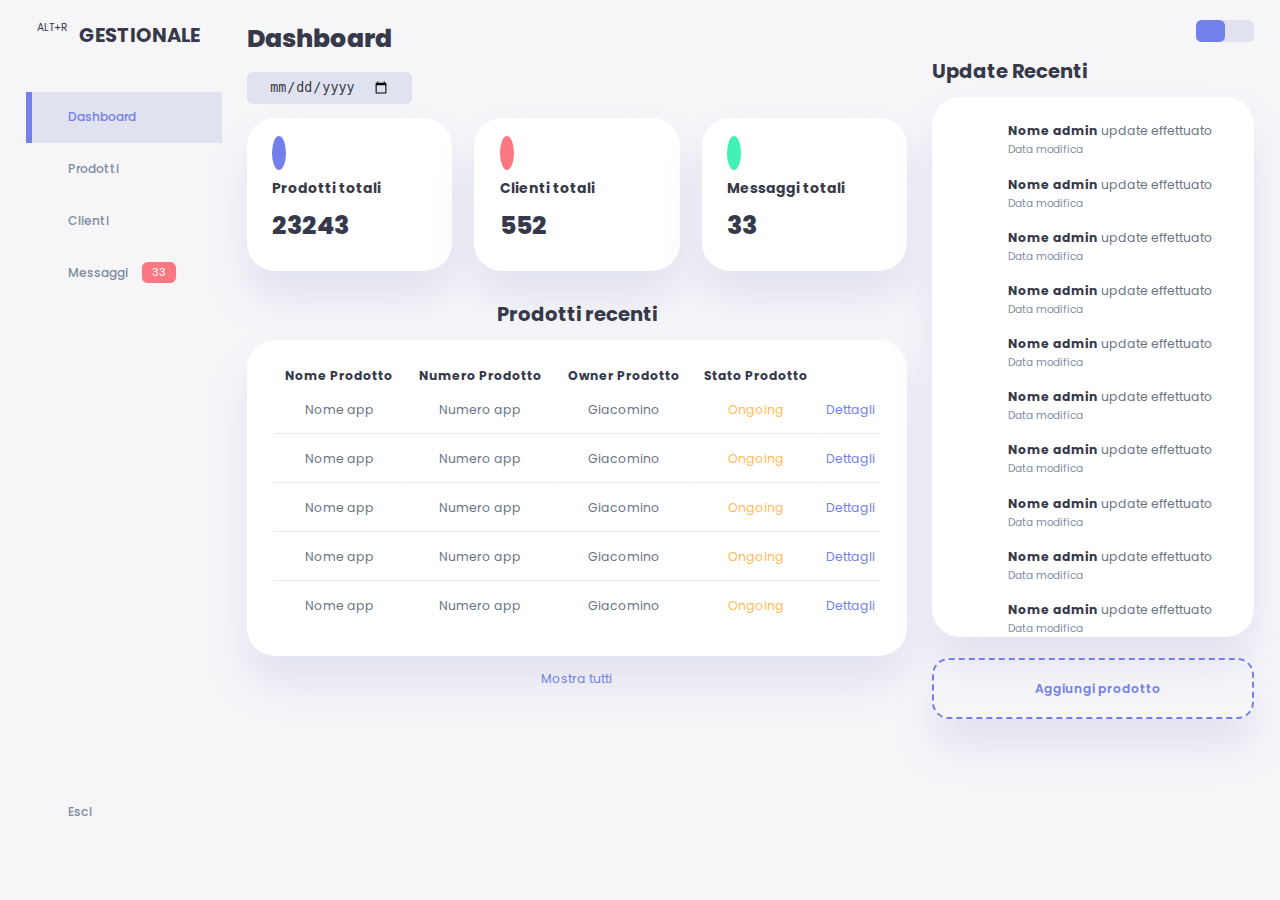
<file: src/main/webapp/frontend/index.html>
<!DOCTYPE html>
<html lang="en">

<head>
  <meta charset="UTF-8">
  <meta http-equiv="X-UA-Compatible" content="IE=edge">
  <meta name="viewport" content="width=device-width, initial-scale=1.0">
  <title>Homepage</title>
  <!-- BOOSTRAP CSS -->
  <!-- <link rel="stylesheet" href="css/bootstrap.min.css"> -->

  <!-- FONT AWESOME -->
  <link rel="stylesheet" href="https://cdnjs.cloudflare.com/ajax/libs/font-awesome/6.1.1/css/all.min.css"
    integrity="sha512-KfkfwYDsLkIlwQp6LFnl8zNdLGxu9YAA1QvwINks4PhcElQSvqcyVLLD9aMhXd13uQjoXtEKNosOWaZqXgel0g=="
    crossorigin="anonymous" referrerpolicy="no-referrer" />
  <!-- CUSTOM CSS -->
  <link rel="stylesheet" href="css/style.css">
</head>

<body>

  <div class="container">
    <!-- SIDEBAR START -->
    <aside>
      <div class="top">
        <div class="logo">
          <!-- <img src="" alt=""> -->
          <a href="https://www.youtube.com/watch?v=dQw4w9WgXcQ" accesskey="R"></a>
          <small>ALT+R</small>
          <h2>GESTIONALE<span class="danger"></span></h2>
        </div>
        <div class="close" id="close-btn">
          <span class="fa-solid fa-xmark"></span>
        </div>
      </div>
      <div class="sidebar">
        <a href="#" class="active">
          <span class="fa-solid fa-house"></span>
          <h3>Dashboard</h3>
        </a>
        <a href="#">
          <span class="fa-solid fa-boxes-stacked"></span>
          <h3>Prodotti</h3>
        </a>
        <a href="#">
          <span class="fa-solid fa-users"></span>
          <h3>Clienti</h3>
        </a>
        <a href="#">
          <span class="fa-solid fa-message"></span>
          <h3>Messaggi</h3>
          <span class="message-count">33</span>
        </a>
        <a href="#">
          <span class="fa-solid fa-arrow-right-from-bracket"></span>
          <h3>Esci</h3>
        </a>
      </div>
    </aside>
    <!-- SIDEBAR END -->


    <main>
      <h1>Dashboard</h1>

      <div class="date">
        <input type="date">
      </div>

      <!-- INSIGHTS START -->
      <div class="insights">
        <!-- INSIGHT PRODOTTI -->
        <div class="product">
          <span class="fa-solid fa-chart-line"></span>
          <div class="midle">
            <div class="left">
              <h3>Prodotti totali</h3>
              <h1>23243</h1>
            </div>
            <!-- <div class="progress">
              <svg>
                <circle cx="38" cy="38" r="38"></circle>
              </svg>
              <div class="number">
                <p>81%</p>
              </div>
            </div> -->
          </div>
          <!-- <small class="text-muted">Ultime 24 ore</small> -->
        </div>
        <!-- FINE PRODOTTI -->

        <!-- INSIGHT CLIENTI -->
        <div class="customers">
          <span class="fa-solid fa-chart-line"></span>
          <div class="midle">
            <div class="left">
              <h3>Clienti totali</h3>
              <h1>552</h1>
            </div>
          </div>
        </div>
        <!-- FINE CLIENTI -->

        <!-- INSIGHT MESSAGGI -->
        <div class="messages">
          <span class="fa-solid fa-chart-line"></span>
          <div class="midle">
            <div class="left">
              <h3>Messaggi totali</h3>
              <h1>33</h1>
            </div>
          </div>
        </div>
        <!-- FINE MESSAGGI -->
      </div>
      <!-- INSIGHTS FINE -->


      <div class="recent-product">
        <h2>Prodotti recenti</h2>
        <table>
          <thead>
            <tr>
              <th>Nome Prodotto</th>
              <th>Numero Prodotto</th>
              <th>Owner Prodotto</th>
              <th>Stato Prodotto</th>
              <th></th>
            </tr>
          </thead>
          <tbody>
            <tr>
              <td>Nome app</td>
              <td>Numero app</td>
              <td>Giacomino</td>
              <td class="warning">Ongoing</td>
              <td class="primary">
                <a href="#">Dettagli</a>
              </td>
            </tr>

            <tr>
              <td>Nome app</td>
              <td>Numero app</td>
              <td>Giacomino</td>
              <td class="warning">Ongoing</td>
              <td class="primary">
                <a href="#">Dettagli</a>
              </td>
            </tr>

            <tr>
              <td>Nome app</td>
              <td>Numero app</td>
              <td>Giacomino</td>
              <td class="warning">Ongoing</td>
              <td class="primary">
                <a href="#">Dettagli</a>
              </td>
            </tr>

            <tr>
              <td>Nome app</td>
              <td>Numero app</td>
              <td>Giacomino</td>
              <td class="warning">Ongoing</td>
              <td class="primary">
                <a href="#">Dettagli</a>
              </td>
            </tr>

            <tr>
              <td>Nome app</td>
              <td>Numero app</td>
              <td>Giacomino</td>
              <td class="warning">Ongoing</td>
              <td class="primary">
                <a href="#">Dettagli</a>
              </td>
            </tr>
          </tbody>
        </table>
        <a href="#">Mostra tutti</a>
      </div>
    </main>
    <!-- FINE MAIN -->

    <div class="right">
      <div class="top">
        <button id="menu-btn">
          <span class="fa-solid fa-bars"></span>
        </button>
        <div class="theme-toggler">
          <span class="fa-solid fa-sun active"></span>
          <span class="fa-solid fa-moon"></span>
        </div>
      </div>

      <!-- UPDATE RECENTI -->
      <div class="recent-updates">
        <h2>Update Recenti</h2>
        <div class="updates">
          <div class="update">
            <div class="profile-photo">
              <span class="fa-solid fa-user"></span>
            </div>
            <div class="message">
              <p><b>Nome admin</b> update effettuato</p>
              <small class="text-muted">Data modifica</small>
            </div>
          </div>
          <div class="update">
            <div class="profile-photo">
              <span class="fa-solid fa-user"></span>
            </div>
            <div class="message">
              <p><b>Nome admin</b> update effettuato</p>
              <small class="text-muted">Data modifica</small>
            </div>
          </div>
          <div class="update">
            <div class="profile-photo">
              <span class="fa-solid fa-user"></span>
            </div>
            <div class="message">
              <p><b>Nome admin</b> update effettuato</p>
              <small class="text-muted">Data modifica</small>
            </div>
          </div>
          <div class="update">
            <div class="profile-photo">
              <span class="fa-solid fa-user"></span>
            </div>
            <div class="message">
              <p><b>Nome admin</b> update effettuato</p>
              <small class="text-muted">Data modifica</small>
            </div>
          </div>
          <div class="update">
            <div class="profile-photo">
              <span class="fa-solid fa-user"></span>
            </div>
            <div class="message">
              <p><b>Nome admin</b> update effettuato</p>
              <small class="text-muted">Data modifica</small>
            </div>
          </div>
          <div class="update">
            <div class="profile-photo">
              <span class="fa-solid fa-user"></span>
            </div>
            <div class="message">
              <p><b>Nome admin</b> update effettuato</p>
              <small class="text-muted">Data modifica</small>
            </div>
          </div>
          <div class="update">
            <div class="profile-photo">
              <span class="fa-solid fa-user"></span>
            </div>
            <div class="message">
              <p><b>Nome admin</b> update effettuato</p>
              <small class="text-muted">Data modifica</small>
            </div>
          </div>
          <div class="update">
            <div class="profile-photo">
              <span class="fa-solid fa-user"></span>
            </div>
            <div class="message">
              <p><b>Nome admin</b> update effettuato</p>
              <small class="text-muted">Data modifica</small>
            </div>
          </div>
          <div class="update">
            <div class="profile-photo">
              <span class="fa-solid fa-user"></span>
            </div>
            <div class="message">
              <p><b>Nome admin</b> update effettuato</p>
              <small class="text-muted">Data modifica</small>
            </div>
          </div>
          <div class="update">
            <div class="profile-photo">
              <span class="fa-solid fa-user"></span>
            </div>
            <div class="message">
              <p><b>Nome admin</b> update effettuato</p>
              <small class="text-muted">Data modifica</small>
            </div>
          </div>
        </div>
      </div>

      <!-- BOTTONE AGGIUNTA PRODOTTI -->
      <div class="add-product">
        <div class="item add-product-btn">
          <div>
            <span class="fa-solid fa-plus"></span>
            <h3>Aggiungi prodotto</h3>
          </div>
        </div>
      </div>
    </div>
  </div>

  <!-- JAVASCRIPT -->
  <script src="js/jquery.slim.min.js"></script>
  <script src="js/bootstrap.bundle.min.js"></script>
  <script src="js/index.js"></script>
</body>

</html>
</file>
<file: src/main/webapp/frontend/css/style.css>
@import url('https://fonts.googleapis.com/css2?family=Poppins:wght@300;400;500;600;700;800&display=swap');
:root {
    --color-primary: #7380ec;
    --color-danger: #ff7782;
    --color-success: #41f1b6;
    --color-warning: #ffbb55;
    --color-white: #fff;
    --color-info-dark: #7d8da1;
    --color-info-light: #dce1eb;
    --color-dark: #363949;
    --color-light: rgba(132, 139, 200, 0.18);
    --color-primary-variant: #111e88;
    --color-dark-variant: #677483;
    --color-background: #f6f6f9;

    --card-border-radius: 2rem;
    --border-radius-1: 0.4rem;
    --border-radius-2: 0.8rem;
    --border-radius-3: 1.2rem;

    --card-padding: 1.8rem;
    --padding-1: 1.2rem;

    --box-shadow: 0 2rem 3rem var(--color-light);
}

/* DARK THEME */

.dark-theme-variables {
    --color-background: #33353a;
    --color-white: #202528;
    --color-dark: #edeffd;
    --color-dark-variant: #a3bdcc;
    --color-light: rgba(69, 69, 69, 0.4);
    --box-shadow: 0 2rem 3rem var(--color-light);
}

*{
    margin: 0;
    padding: 0;
    outline: 0;
    appearance: none;
    border: 0;
    text-decoration: none;
    list-style: none;
    box-sizing: border-box;
}

html {
    font-size: 14px;
}

body {
    width: 100vw;
    height: 100vh;
    font-family: poppins, sans-serif;
    font-size: 0.88rem;
    background: var(--color-background);
    user-select: none;
    overflow-x: hidden;
    color: var(--color-dark);
}

a {
    color: var(--color-dark);
}

img {
    display: block;
    width: 100%;
}

h1 {
    font-weight: 800;
    font-size: 1.8rem;
}

h2 {
    font-size: 1.4rem;
}

h3 {
    font-size: 0.87rem;
}

h4 {
    font-size: 0.8rem;
}

h5 {
    font-size: 0.77rem;
}

small {
    font-size: 0.75rem;
}

.profile-photo {
    width: 2.8rem;
    height: 2.8rem;
    /* border-radius: 50%; */
    overflow: hidden;
}

.text-muted {
    color: var(--color-info-dark);
}

p {
    color: var(--color-dark-variant);
}

b {
    color: var(--color-dark);
}

.primary {
    color: var(--color-primary);
}

.danger {
    color: var(--color-danger);
}

.success {
    color: var(--color-success);
}

.warning {
    color: var(--color-warning);
}

.container {
    display: grid;
    width: 96%;
    margin: 0 auto;
    gap: 1.8rem;
    grid-template-columns: 14rem auto 23rem;
}

/*----------------- SIDEBAR --------------------*/

aside {
    height: 100vh;
}

aside .top {
    display: flex;
    align-items: center;
    justify-content: space-between;
    margin-top: 1.4rem;
}

aside .logo {
    display: flex;
    gap: 0.8rem;
}

aside .logo img {
    width: 2rem;
    height: 2rem;
}

aside .close {
    display: none;
    font-size: 1.4rem;
}

aside .sidebar {
    display: flex;
    flex-direction: column;
    height: 86vh;
    position: relative;
    top: 3rem;
}

aside h3 {
    font-weight: 500;
}

aside .sidebar a {
    display: flex;
    color: var(--color-info-dark);
    margin-left: 2rem;
    gap: 1rem;
    align-items: center;
    position: relative;
    height: 3.7rem;
    transition: all 300ms ease;
}

aside .sidebar a span {
    font-size: 1.6rem;
    transition: all 300ms ease;
}

aside .sidebar a:last-child {
    position: absolute;
    bottom: 2rem;
    width: 100%;
}

aside .sidebar a.active {
    background: var(--color-light);
    color: var(--color-primary);
    margin-left: 0;
}

aside .sidebar a.active::before {
    content: '';
    width: 6px;
    height: 100%;
    background: var(--color-primary);
}

aside .sidebar a.active span {
    color: var(--color-primary);
    margin-left: calc(1rem - 6px);
}

aside .sidebar a:hover {
    color: var(--color-primary);
}

aside .sidebar a:hover span {
    margin-left: .4rem;
    /* margin-left: 4px; */
}

aside .sidebar .message-count {
    background: var(--color-danger);
    color: var(--color-white);
    padding: 2px 10px;
    font-size: 11px;
    border-radius: var(--border-radius-1);
}

/*----------------- MAIN --------------------*/

main {
    margin-top: 1.4rem;
}

main .date {
    display: inline-block;
    background: var(--color-light);
    border-radius: var(--border-radius-1);
    margin-top: 1rem;
    padding: 0.5rem 1.6rem;
}

main .date input[type='date'] {
    background: transparent;
    color: var(--color-dark);
}

main .insights {
    display: grid;
    grid-template-columns: repeat(3, 1fr);
    gap: 1.6rem;
}

main .insights > div {
    background: var(--color-white);
    padding: var(--card-padding);
    border-radius: var(--card-border-radius);
    margin-top: 1rem;
    box-shadow: var(--box-shadow);
    transition: all 300ms ease;
}

main .insights > div:hover {
    box-shadow: none;
}

main .insights > div span {
    background: var(--color-primary);
    padding: 0.5rem;
    border-radius: 50%;
    color: var(--color-white);
    font-size: 1rem;
}

main .insights > div.customers span {
    background: var(--color-danger);
}

main .insights > div.messages span {
    background: var(--color-success);
}

main .insights > div .middle {
    display: flex;
    align-items: center;
    justify-content: space-between;
}

main .insights h3 {
    margin: 1rem 0 0.6rem;
    font-size: 1rem;
}

main .insights .progress {
    position: relative;
    width: 92px;
    height: 92px;
    border-radius: 50%;
}

main .insights svg {
    width: 7rem;
    height: 7rem;
}

main .insights svg circle {
    fill: none;
    stroke: var(--color-primary);
    stroke-width: 14;
    stroke-linecap: round;
    transform: translate(5px, 5px);
    stroke-dasharray: 110;
    stroke-dashoffset: 92;
}

main .insights .progress .number {
    position: absolute;
    top: 0;
    left: 0;
    height: 100%;
    width: 100%;
    display: flex;
    justify-content: center;
    align-items: center;
}

main .insights small {
    margin-top: 1.3rem;
    display: block;
}

/* ----------------- PRODOTTI RECENTI ---------------- */

main .recent-product {
    margin-top: 2rem;
}

main .recent-product h2 {
    margin-bottom: 0.8rem;
    text-align: center;
}

main .recent-product table {
    background: var(--color-white);
    width: 100%;
    border-radius: var(--card-border-radius);
    padding: var(--card-padding);
    text-align: center;
    box-shadow: var(--box-shadow);
    transition: all 300ms ease;
}

main .recent-product table:hover {
    box-shadow: none;
}

main table tbody td {
    height: 2.8rem;
    border-bottom: 1px solid var(--color-light);
    color: var(--color-dark-variant);
}

main table tbody tr:last-child td {
    border: none;
}

main .recent-product a {
    text-align: center;
    display: block;
    margin: 1rem auto;
    color: var(--color-primary);
}

/* -------------- IMPOSTAZIONI DESTRA ---------------- */

.right {
    margin-top: 1.4rem;
}

.right .top {
    display: flex;
    justify-content: end;
    gap: 2rem;
}

.right .top button {
    display: none;
    font-size: 1.4rem;
}

.right .theme-toggler {
    background: var(--color-light);
    display: flex;
    justify-content: space-between;
    align-items: center;
    height: 1.6rem;
    width: 4.2rem;
    cursor: pointer;
    border-radius: var(--border-radius-1);
}

.right .theme-toggler span {
    font-size: 1.2rem;
    width: 50%;
    height: 100%;
    display: flex;
    align-items: center;
    justify-content: center;
}

.right .theme-toggler span.active {
    background: var(--color-primary);
    color: var(--color-white);
    border-radius: var(--border-radius-1);
}

.right .top .profile {
    display: flex;
    gap: 2rem;
    text-align: right;
}

.right .recent-updates {
    margin-top: 1rem;
}

.right .recent-updates h2 {
    margin-bottom: 0.8rem;
}

.right .recent-updates .updates {
    background: var(--color-white);
    padding: var(--card-padding);
    border-radius: var(--card-border-radius);
    box-shadow: var(--box-shadow);
    transition: all 300ms ease;
    max-height: 60vh;
    overflow: hidden;
}

.right .recent-updates .updates:hover {
    box-shadow: none;
}

.right .recent-updates .updates .update {
    display: grid;
    grid-template-columns: 2.6rem auto;
    gap: 1rem;
    margin-bottom: 1rem;
    box-sizing: content-box;
}

.right .add-product {
    margin-top: 1.5rem;
}

.right .add-product .item {
    background: var(--color-white);
    display: flex;
    align-items: center;
    gap: 1rem;
    margin-bottom: 0.7rem;
    padding: 1.4rem var(--card-padding);
    border-radius: var(--border-radius-3);
    box-shadow: var(--box-shadow);
    transition: all 300ms ease;
}

.right .add-product .item:hover {
    box-shadow: none;
}

.right .add-product .add-product-btn {
    background-color: transparent;
    border: 0.2rem dashed var(--color-primary);
    color: var(--color-primary);
    display: flex;
    align-items: center;
    justify-content: center;
}

.right .add-product .add-product-btn div {
    display: flex;
    align-items: center;
    gap: 0.6rem;
}

.right .add-product .add-product-btn div span {
    font-size: 1.3rem;
}

.right .add-product .add-product-btn div h3 {
    font-weight: 600;
}

.right .add-product .add-product-btn div:hover {
    cursor: pointer;
}

/* MEDIA QUERIES */

@media (max-width: 1200px) {
    .container {
        width: 94%;
        grid-template-columns: 7rem auto 23rem;
    }

    aside .logo h2 {
        display: none;
    }

    aside .sidebar h3 {
        display: none;
    }

    aside .sidebar a {
        width: 5.6rem;
    }

    aside .sidebar a:last-child {
        position: relative;
        margin-top: 1.8rem;
    }

    main .insights {
        grid-template-columns: 1fr;
        gap: 0;
    }

    main .recent-product {
        width: 94%;
        position: absolute;
        left: 50%;
        transform: translateX(-50%);
        margin: 2rem 0 0 8.2rem;
    }

    main .recent-product table {
        width: 83vw;
    }

    .right .top .theme-toggler {
        width: 4.4rem;
        position: absolute;
        right: 1rem;
    }

    /* main table thead tr th:last-child,
    main table thead tr th:first-child{
        display: none;
    }

    main table tbody tr td:last-child,
    main table tbody tr td:first-child{
        display: none;
    } */
}

@media (max-width: 768px) {
    .container {
        width: 95%;
        grid-template-columns: 1fr;
    }

    aside {
        position: fixed;
        left: -100%;
        background: var(--color-white);
        width: 18rem;
        z-index: 3;
        box-shadow: 1rem 3rem 4rem var(--color-light);
        height: 100vh;
        padding-right: var(--card-padding);
        display: none;
        animation: showMenu 400ms ease forwards;
    }

    @keyframes showMenu {
        to {
            left: 0;
        }
    }

    aside .logo {
        margin-left: 1rem;
    }

    aside .logo h2 {
        display: inline;
    }

    aside .sidebar h3 {
        display: inline;
    }

    aside .sidebar a {
        width: 100%;
        height: 3.4rem;
    }

    aside .sidebar a:last-child {
        position: absolute;
        bottom: 5rem;
    }

    aside .close {
        display: inline-block;
        cursor: pointer;
    }

    main {
        margin-top: 8rem;
        padding: 0 1rem;
    }

    main .recent-product {
        position: relative;
        margin: 3rem 0 0 0;
        width: 100%;
    }

    main .recent-product table {
        width: 100%;
        margin: 0;
    }

    .right {
        width: 94%;
        margin: 0 auto 4rem;
    }

    .right .top {
        position: fixed;
        top: 0;
        left: 0;
        align-items: center;
        padding: 0 0.8rem;
        height: 4.6rem;
        background: var(--color-white);
        width: 100%;
        margin: 0;
        z-index: 2;
        box-shadow: 0 1rem 1rem var(--color-light);
    }

    .right .top .theme-toggler {
        width: 4.4rem;
        position: absolute;
        right: 1rem;
    }

    .right .profile .info {
        display: none;
    }

    .right .top button {
        display: inline-block;
        background: transparent;
        cursor: pointer;
        color: var(--color-dark);
        position: absolute;
        left: 1rem;
    }

    .right .top button span {
        font-size: 2rem;
    }
}
</file>
